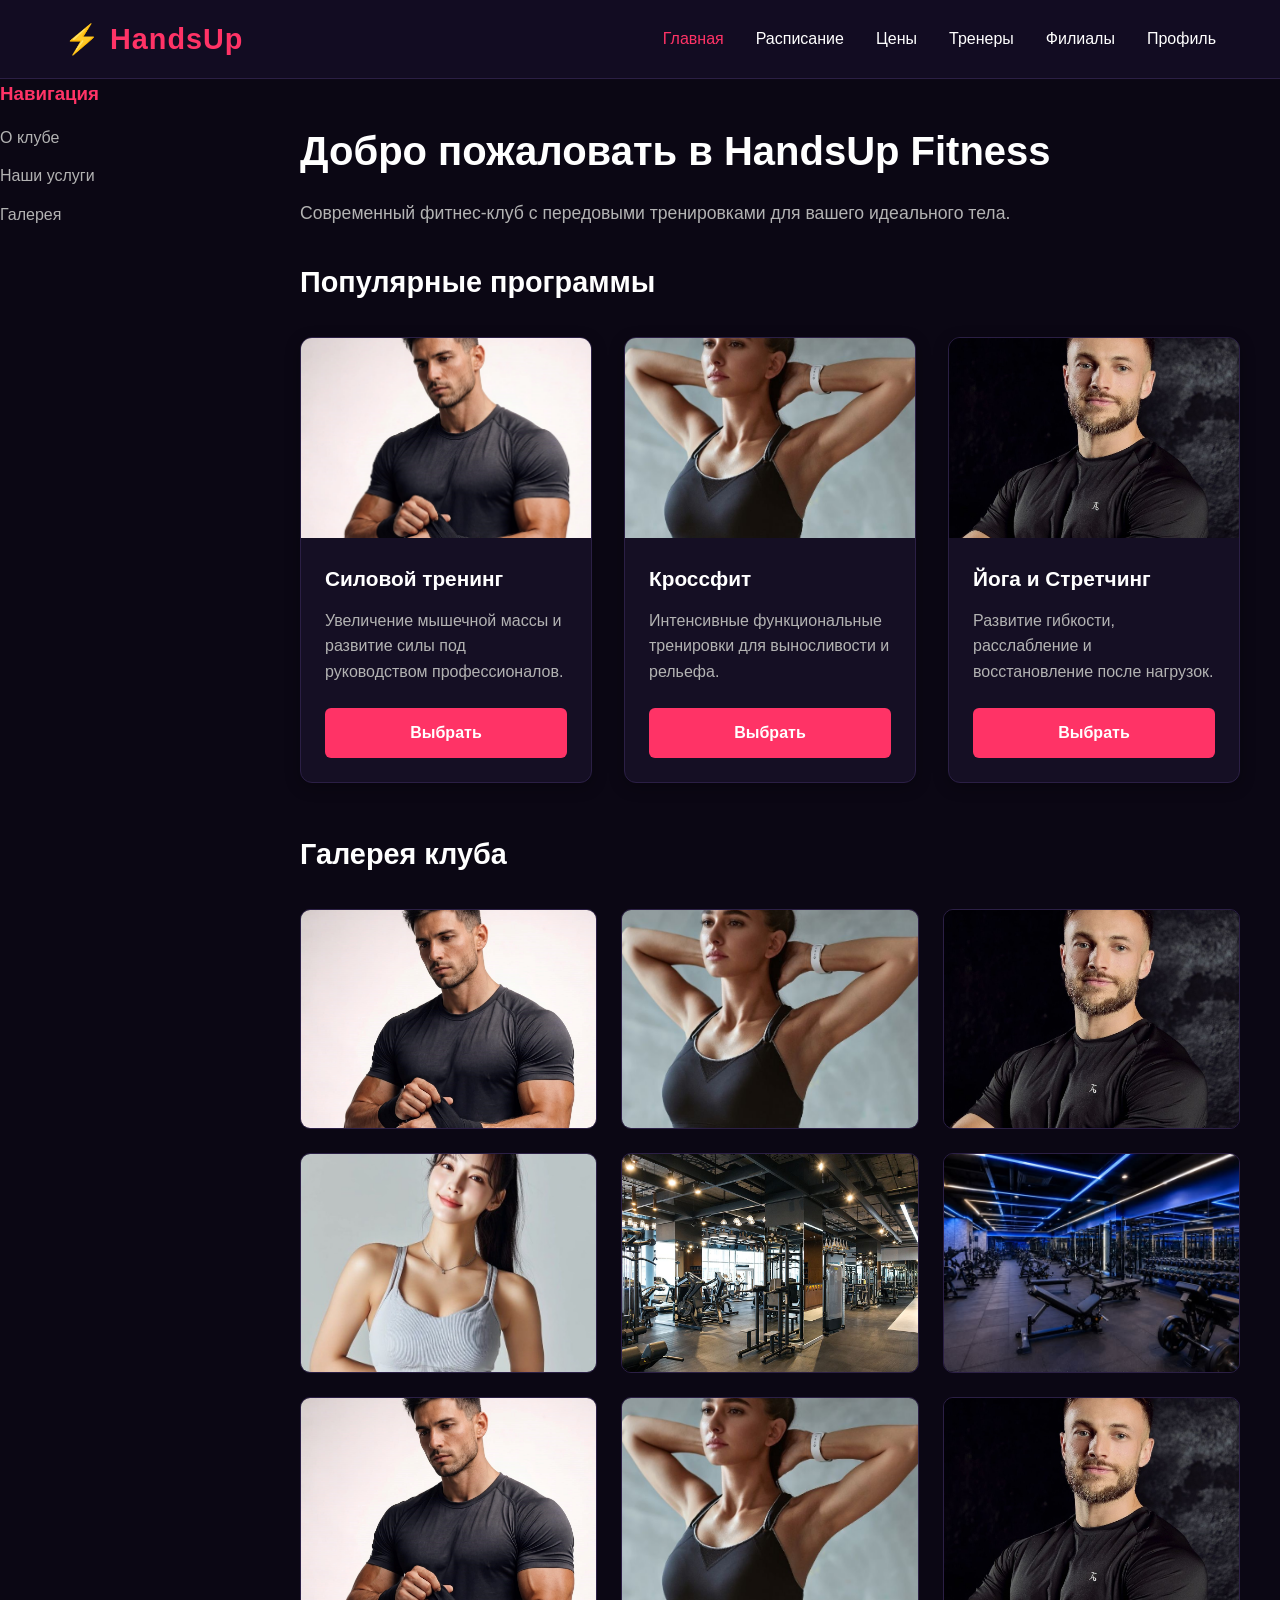
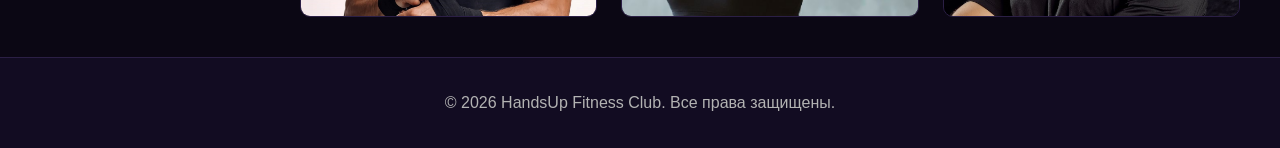
<file: index.html>
<!DOCTYPE html>
<html lang="ru">
<head>
    <meta charset="UTF-8">
    <meta name="viewport" content="width=device-width, initial-scale=1.0">
    <title>HandsUp Fitness Club - Главная</title>
    <link rel="stylesheet" href="webtech.css">
</head>
<body>

    <header>
        <div class="nav-container">
            <a href="index.html" class="logo">⚡ HandsUp</a>
            <ul class="nav-links">
                <li><a href="index.html" class="active">Главная</a></li>
                <li><a href="schedule.html">Расписание</a></li>
                <li><a href="pricing.html">Цены</a></li>
                <li><a href="trainers.html">Тренеры</a></li>
                <li><a href="branches.html">Филиалы</a></li>
                <li><a href="profile.html">Профиль</a></li>
            </ul>
        </div>
    </header>

    <div class="page-grid">
        
        <aside>
            <h3 style="margin-bottom: 1rem; color: var(--primary-color);">Навигация</h3>
            <ul style="list-style: none; display: flex; flex-direction: column; gap: 0.8rem;">
                <li><a href="#about" style="color: var(--text-muted); text-decoration: none;">О клубе</a></li>
                <li><a href="#cards" style="color: var(--text-muted); text-decoration: none;">Наши услуги</a></li>
                <li><a href="#gallery" style="color: var(--text-muted); text-decoration: none;">Галерея</a></li>
            </ul>
        </aside>

        <main>
            <section id="about">
                <h1 style="font-size: 2.5rem; margin-bottom: 1rem;">Добро пожаловать в HandsUp Fitness</h1>
                <p style="color: var(--text-muted); font-size: 1.1rem;">Современный фитнес-клуб с передовыми тренировками для вашего идеального тела.</p>
            </section>

            <section id="cards">
                <h2 style="margin-top: 2rem; font-size: 1.8rem;">Популярные программы</h2>
                <div class="cards-container">
                    <div class="card">
                        <img src="тренер 1.jpg" alt="Тренировка">
                        <div class="card-content">
                            <h3>Силовой тренинг</h3>
                            <p>Увеличение мышечной массы и развитие силы под руководством профессионалов.</p>
                            <a href="pricing.html" class="btn">Выбрать</a>
                        </div>
                    </div>
                    <div class="card">
                        <img src="тренер 2.jpg" alt="Тренировка">
                        <div class="card-content">
                            <h3>Кроссфит</h3>
                            <p>Интенсивные функциональные тренировки для выносливости и рельефа.</p>
                            <a href="pricing.html" class="btn">Выбрать</a>
                        </div>
                    </div>
                    <div class="card">
                        <img src="тренер 3.jpg" alt="Тренировка">
                        <div class="card-content">
                            <h3>Йога и Стретчинг</h3>
                            <p>Развитие гибкости, расслабление и восстановление после нагрузок.</p>
                            <a href="pricing.html" class="btn">Выбрать</a>
                        </div>
                    </div>
                </div>
            </section>

            <section id="gallery">
                <h2 style="margin-top: 3rem; font-size: 1.8rem;">Галерея клуба</h2>
                <div class="gallery-container">
                    <div class="gallery-item">
                        <img src="тренер 1.jpg" alt="Фото 1">
                        <div class="gallery-overlay"><h4>Зона кроссфита</h4></div>
                    </div>
                    <div class="gallery-item">
                        <img src="тренер 2.jpg" alt="Фото 2">
                        <div class="gallery-overlay"><h4>Тренажерный зал</h4></div>
                    </div>
                    <div class="gallery-item">
                        <img src="тренер 3.jpg" alt="Фото 3">
                        <div class="gallery-overlay"><h4>Кардиозона</h4></div>
                    </div>
                    <div class="gallery-item">
                        <img src="тренер 4.jpg" alt="Фото 4">
                        <div class="gallery-overlay"><h4>Зал единоборств</h4></div>
                    </div>
                    <div class="gallery-item">
                        <img src="биг.jpg" alt="Фото 5">
                        <div class="gallery-overlay"><h4>Бассейн</h4></div>
                    </div>
                    <div class="gallery-item">
                        <img src="обыч.jpg" alt="Фото 6">
                        <div class="gallery-overlay"><h4>Зона отдыха</h4></div>
                    </div>
                    <div class="gallery-item">
                        <img src="тренер 1.jpg" alt="Фото 7">
                        <div class="gallery-overlay"><h4>Групповые занятия</h4></div>
                    </div>
                    <div class="gallery-item">
                        <img src="тренер 2.jpg" alt="Фото 8">
                        <div class="gallery-overlay"><h4>Фитнес-бар</h4></div>
                    </div>
                    <div class="gallery-item">
                        <img src="тренер 3.jpg" alt="Фото 9">
                        <div class="gallery-overlay"><h4>Профессиональные тренеры</h4></div>
                    </div>
                </div>
            </section>
        </main>

        <footer>
            <p>&copy; 2026 HandsUp Fitness Club. Все права защищены.</p>
        </footer>

    </div>

</body>
</html>
</file>
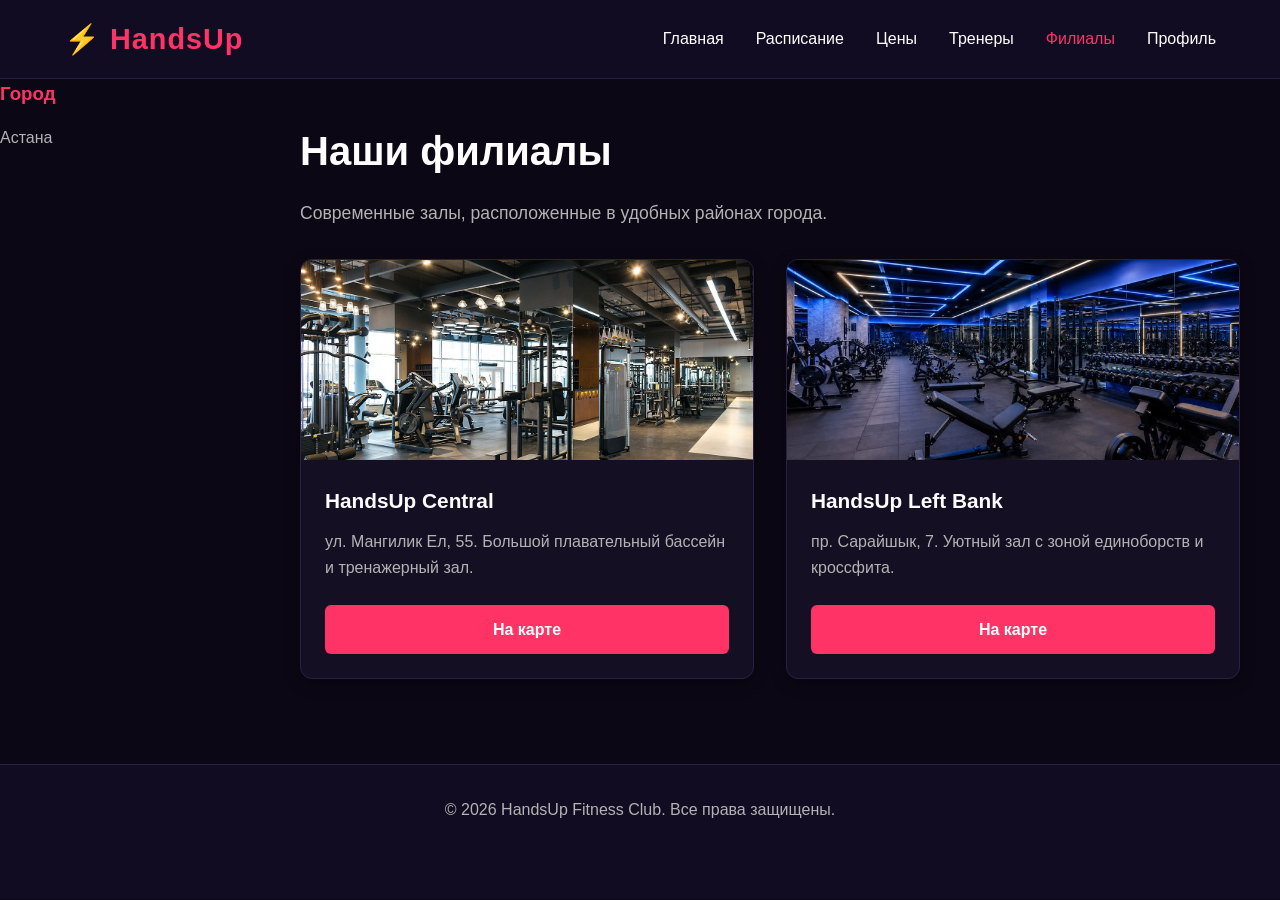
<file: branches.html>
<!DOCTYPE html>
<html lang="ru">
<head>
    <meta charset="UTF-8">
    <meta name="viewport" content="width=device-width, initial-scale=1.0">
    <title>HandsUp Fitness Club - Филиалы</title>
    <link rel="stylesheet" href="webtech.css">
</head>
<body>

    <header>
        <div class="nav-container">
            <a href="index.html" class="logo">⚡ HandsUp</a>
            <ul class="nav-links">
                <li><a href="index.html">Главная</a></li>
                <li><a href="schedule.html">Расписание</a></li>
                <li><a href="pricing.html">Цены</a></li>
                <li><a href="trainers.html">Тренеры</a></li>
                <li><a href="branches.html" class="active">Филиалы</a></li>
                <li><a href="profile.html">Профиль</a></li>
            </ul>
        </div>
    </header>

    <div class="page-grid">
        <aside>
            <h3 style="margin-bottom: 1rem; color: var(--primary-color);">Город</h3>
            <ul style="list-style: none; display: flex; flex-direction: column; gap: 0.8rem;">
                <li><a href="#" style="color: var(--text-muted); text-decoration: none;">Астана</a></li>
            </ul>
        </aside>

        <main>
            <section>
                <h1 style="font-size: 2.5rem; margin-bottom: 1rem;">Наши филиалы</h1>
                <p style="color: var(--text-muted); font-size: 1.1rem; margin-bottom: 2rem;">Современные залы, расположенные в удобных районах города.</p>
                
                <div class="cards-container">
                    <div class="card">
                        <img src="биг.jpg" alt="Филиал">
                        <div class="card-content">
                            <h3>HandsUp Central</h3>
                            <p>ул. Мангилик Ел, 55. Большой плавательный бассейн и тренажерный зал.</p>
                            <a href="#" class="btn">На карте</a>
                        </div>
                    </div>
                    <div class="card">
                        <img src="обыч.jpg" alt="Филиал">
                        <div class="card-content">
                            <h3>HandsUp Left Bank</h3>
                            <p>пр. Сарайшык, 7. Уютный зал с зоной единоборств и кроссфита.</p>
                            <a href="#" class="btn">На карте</a>
                        </div>
                    </div>
                </div>
            </section>
        </main>

        <footer>
            <p>&copy; 2026 HandsUp Fitness Club. Все права защищены.</p>
        </footer>
    </div>

</body>
</html>
</file>
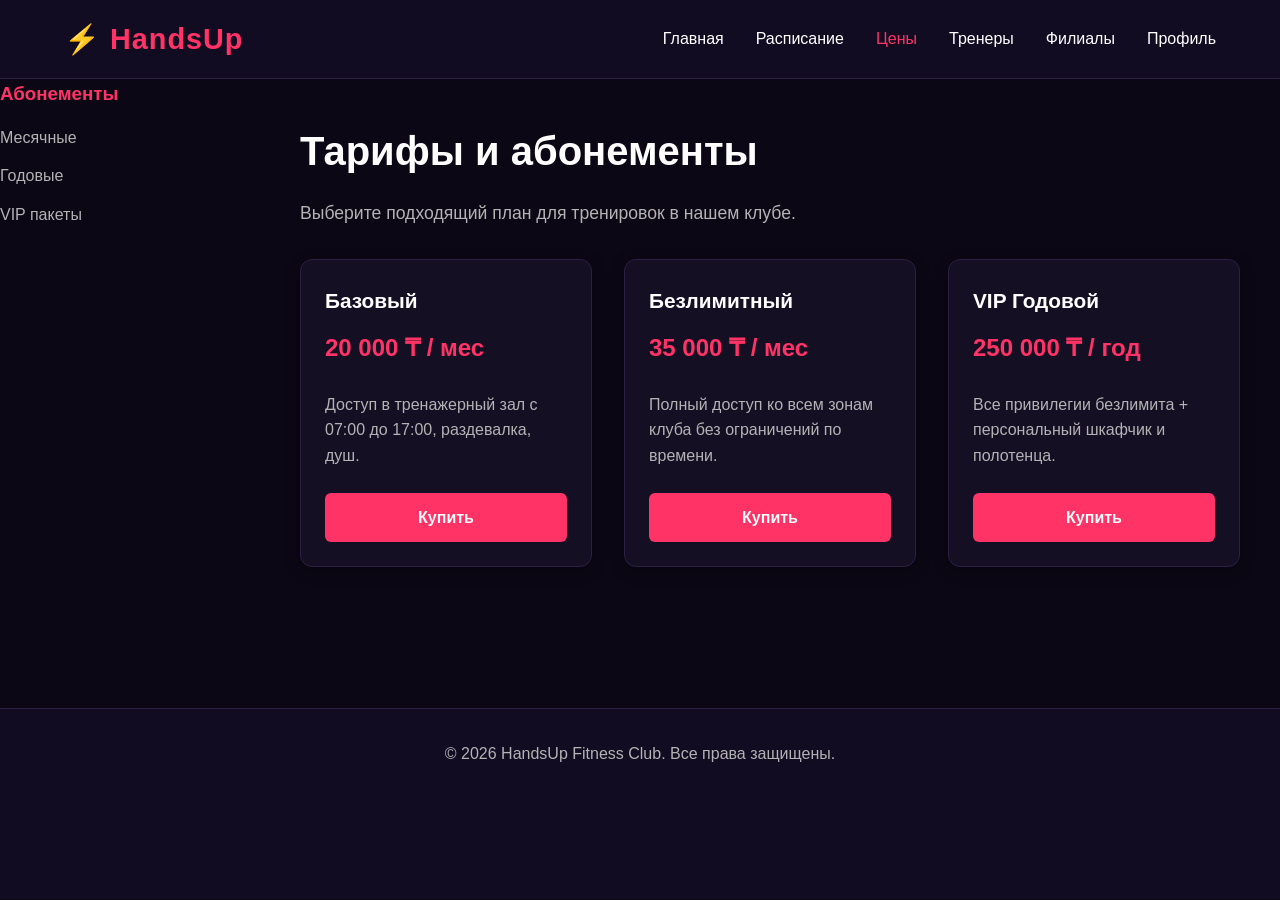
<file: pricing.html>
<!DOCTYPE html>
<html lang="ru">
<head>
    <meta charset="UTF-8">
    <meta name="viewport" content="width=device-width, initial-scale=1.0">
    <title>HandsUp Fitness Club - Цены</title>
    <link rel="stylesheet" href="webtech.css">
</head>
<body>

    <header>
        <div class="nav-container">
            <a href="index.html" class="logo">⚡ HandsUp</a>
            <ul class="nav-links">
                <li><a href="index.html">Главная</a></li>
                <li><a href="schedule.html">Расписание</a></li>
                <li><a href="pricing.html" class="active">Цены</a></li>
                <li><a href="trainers.html">Тренеры</a></li>
                <li><a href="branches.html">Филиалы</a></li>
                <li><a href="profile.html">Профиль</a></li>
            </ul>
        </div>
    </header>

    <div class="page-grid">
        <aside>
            <h3 style="margin-bottom: 1rem; color: var(--primary-color);">Абонементы</h3>
            <ul style="list-style: none; display: flex; flex-direction: column; gap: 0.8rem;">
                <li><a href="#" style="color: var(--text-muted); text-decoration: none;">Месячные</a></li>
                <li><a href="#" style="color: var(--text-muted); text-decoration: none;">Годовые</a></li>
                <li><a href="#" style="color: var(--text-muted); text-decoration: none;">VIP пакеты</a></li>
            </ul>
        </aside>

        <main>
            <section>
                <h1 style="font-size: 2.5rem; margin-bottom: 1rem;">Тарифы и абонементы</h1>
                <p style="color: var(--text-muted); font-size: 1.1rem; margin-bottom: 2rem;">Выберите подходящий план для тренировок в нашем клубе.</p>
                
                <div class="cards-container">
                    <div class="card">
                        <div class="card-content">
                            <h3>Базовый</h3>
                            <p style="font-size: 1.5rem; color: var(--primary-color); font-weight: bold;">20 000 ₸ / мес</p>
                            <p>Доступ в тренажерный зал с 07:00 до 17:00, раздевалка, душ.</p>
                            <a href="#" class="btn">Купить</a>
                        </div>
                    </div>
                    <div class="card">
                        <div class="card-content">
                            <h3>Безлимитный</h3>
                            <p style="font-size: 1.5rem; color: var(--primary-color); font-weight: bold;">35 000 ₸ / мес</p>
                            <p>Полный доступ ко всем зонам клуба без ограничений по времени.</p>
                            <a href="#" class="btn">Купить</a>
                        </div>
                    </div>
                    <div class="card">
                        <div class="card-content">
                            <h3>VIP Годовой</h3>
                            <p style="font-size: 1.5rem; color: var(--primary-color); font-weight: bold;">250 000 ₸ / год</p>
                            <p>Все привилегии безлимита + персональный шкафчик и полотенца.</p>
                            <a href="#" class="btn">Купить</a>
                        </div>
                    </div>
                </div>
            </section>
        </main>

        <footer>
            <p>&copy; 2026 HandsUp Fitness Club. Все права защищены.</p>
        </footer>
    </div>

</body>
</html>
</file>
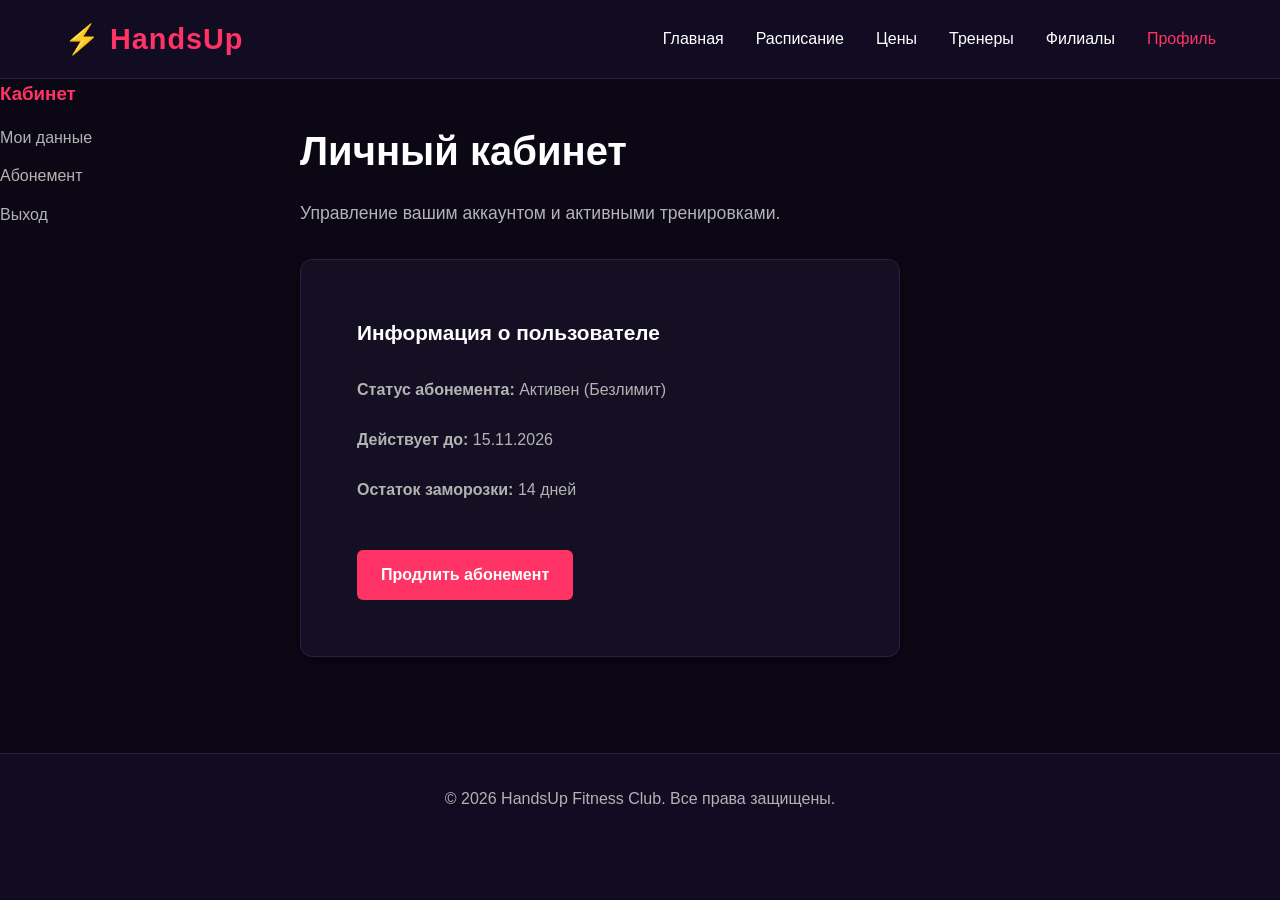
<file: profile.html>
<!DOCTYPE html>
<html lang="ru">
<head>
    <meta charset="UTF-8">
    <meta name="viewport" content="width=device-width, initial-scale=1.0">
    <title>HandsUp Fitness Club - Профиль</title>
    <link rel="stylesheet" href="webtech.css">
</head>
<body>

    <header>
        <div class="nav-container">
            <a href="index.html" class="logo">⚡ HandsUp</a>
            <ul class="nav-links">
                <li><a href="index.html">Главная</a></li>
                <li><a href="schedule.html">Расписание</a></li>
                <li><a href="pricing.html">Цены</a></li>
                <li><a href="trainers.html">Тренеры</a></li>
                <li><a href="branches.html">Филиалы</a></li>
                <li><a href="profile.html" class="active">Профиль</a></li>
            </ul>
        </div>
    </header>

    <div class="page-grid">
        <aside>
            <h3 style="margin-bottom: 1rem; color: var(--primary-color);">Кабинет</h3>
            <ul style="list-style: none; display: flex; flex-direction: column; gap: 0.8rem;">
                <li><a href="#" style="color: var(--text-muted); text-decoration: none;">Мои данные</a></li>
                <li><a href="#" style="color: var(--text-muted); text-decoration: none;">Абонемент</a></li>
                <li><a href="#" style="color: var(--text-muted); text-decoration: none;">Выход</a></li>
            </ul>
        </aside>

        <main>
            <section>
                <h1 style="font-size: 2.5rem; margin-bottom: 1rem;">Личный кабинет</h1>
                <p style="color: var(--text-muted); font-size: 1.1rem; margin-bottom: 2rem;">Управление вашим аккаунтом и активными тренировками.</p>
                
                <div class="card" style="max-width: 600px; padding: 2rem;">
                    <div class="card-content">
                        <h3>Информация о пользователе</h3>
                        <p style="margin-top: 1rem;"><strong>Статус абонемента:</strong> Активен (Безлимит)</p>
                        <p><strong>Действует до:</strong> 15.11.2026</p>
                        <p><strong>Остаток заморозки:</strong> 14 дней</p>
                        <div style="margin-top: 1.5rem;">
                            <a href="#" class="btn">Продлить абонемент</a>
                        </div>
                    </div>
                </div>
            </section>
        </main>

        <footer>
            <p>&copy; 2026 HandsUp Fitness Club. Все права защищены.</p>
        </footer>
    </div>

</body>
</html>
</file>
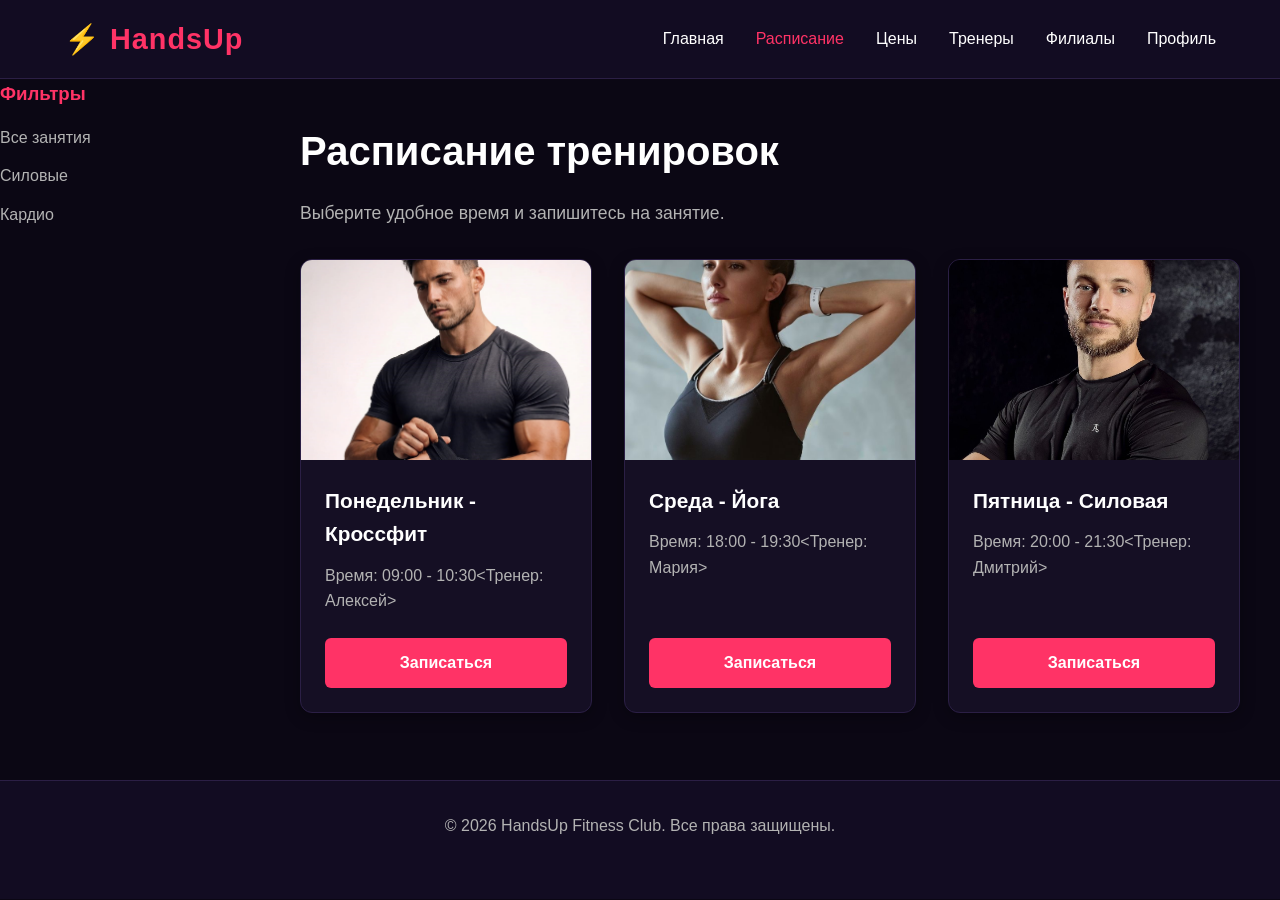
<file: schedule.html>
<!DOCTYPE html>
<html lang="ru">
<head>
    <meta charset="UTF-8">
    <meta name="viewport" content="width=device-width, initial-scale=1.0">
    <title>HandsUp Fitness Club - Расписание</title>
    <link rel="stylesheet" href="webtech.css">
</head>
<body>

    <header>
        <div class="nav-container">
            <a href="index.html" class="logo">⚡ HandsUp</a>
            <ul class="nav-links">
                <li><a href="index.html">Главная</a></li>
                <li><a href="schedule.html" class="active">Расписание</a></li>
                <li><a href="pricing.html">Цены</a></li>
                <li><a href="trainers.html">Тренеры</a></li>
                <li><a href="branches.html">Филиалы</a></li>
                <li><a href="profile.html">Профиль</a></li>
            </ul>
        </div>
    </header>

    <div class="page-grid">
        <aside>
            <h3 style="margin-bottom: 1rem; color: var(--primary-color);">Фильтры</h3>
            <ul style="list-style: none; display: flex; flex-direction: column; gap: 0.8rem;">
                <li><a href="#" style="color: var(--text-muted); text-decoration: none;">Все занятия</a></li>
                <li><a href="#" style="color: var(--text-muted); text-decoration: none;">Силовые</a></li>
                <li><a href="#" style="color: var(--text-muted); text-decoration: none;">Кардио</a></li>
            </ul>
        </aside>

        <main>
            <section>
                <h1 style="font-size: 2.5rem; margin-bottom: 1rem;">Расписание тренировок</h1>
                <p style="color: var(--text-muted); font-size: 1.1rem; margin-bottom: 2rem;">Выберите удобное время и запишитесь на занятие.</p>
                
                <div class="cards-container">
                    <div class="card">
                        <img src="тренер 1.jpg" alt="Тренировка">
                        <div class="card-content">
                            <h3>Понедельник - Кроссфит</h3>
                            <p>Время: 09:00 - 10:30<Тренер: Алексей></p>
                            <a href="#" class="btn">Записаться</a>
                        </div>
                    </div>
                    <div class="card">
                        <img src="тренер 2.jpg" alt="Тренировка">
                        <div class="card-content">
                            <h3>Среда - Йога</h3>
                            <p>Время: 18:00 - 19:30<Тренер: Мария></p>
                            <a href="#" class="btn">Записаться</a>
                        </div>
                    </div>
                    <div class="card">
                        <img src="тренер 3.jpg" alt="Тренировка">
                        <div class="card-content">
                            <h3>Пятница - Силовая</h3>
                            <p>Время: 20:00 - 21:30<Тренер: Дмитрий></p>
                            <a href="#" class="btn">Записаться</a>
                        </div>
                    </div>
                </div>
            </section>
        </main>

        <footer>
            <p>&copy; 2026 HandsUp Fitness Club. Все права защищены.</p>
        </footer>
    </div>

</body>
</html>
</file>
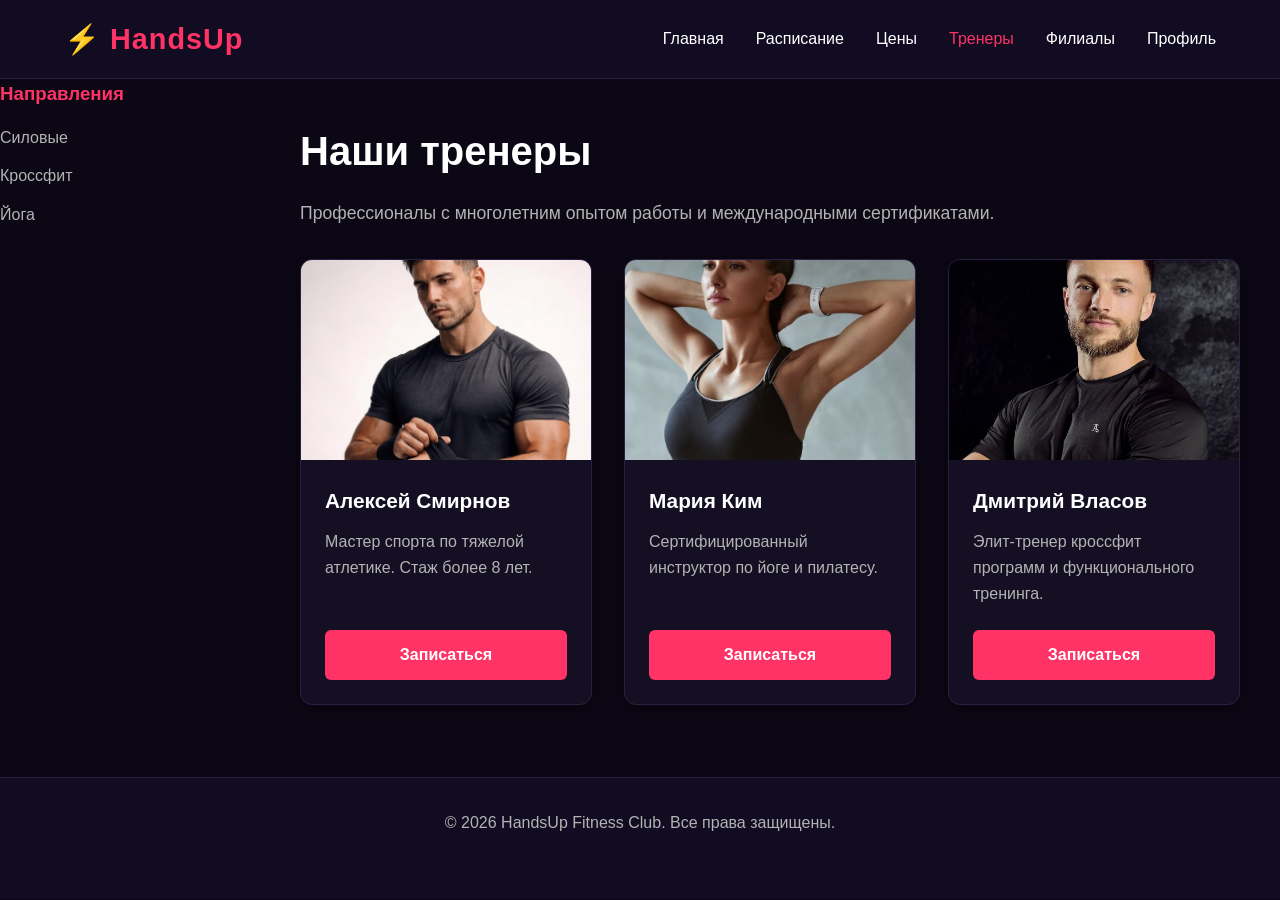
<file: trainers.html>
<!DOCTYPE html>
<html lang="ru">
<head>
    <meta charset="UTF-8">
    <meta name="viewport" content="width=device-width, initial-scale=1.0">
    <title>HandsUp Fitness Club - Тренеры</title>
    <link rel="stylesheet" href="webtech.css">
</head>
<body>

    <header>
        <div class="nav-container">
            <a href="index.html" class="logo">⚡ HandsUp</a>
            <ul class="nav-links">
                <li><a href="index.html">Главная</a></li>
                <li><a href="schedule.html">Расписание</a></li>
                <li><a href="pricing.html">Цены</a></li>
                <li><a href="trainers.html" class="active">Тренеры</a></li>
                <li><a href="branches.html">Филиалы</a></li>
                <li><a href="profile.html">Профиль</a></li>
            </ul>
        </div>
    </header>

    <div class="page-grid">
        <aside>
            <h3 style="margin-bottom: 1rem; color: var(--primary-color);">Направления</h3>
            <ul style="list-style: none; display: flex; flex-direction: column; gap: 0.8rem;">
                <li><a href="#" style="color: var(--text-muted); text-decoration: none;">Силовые</a></li>
                <li><a href="#" style="color: var(--text-muted); text-decoration: none;">Кроссфит</a></li>
                <li><a href="#" style="color: var(--text-muted); text-decoration: none;">Йога</a></li>
            </ul>
        </aside>

        <main>
            <section>
                <h1 style="font-size: 2.5rem; margin-bottom: 1rem;">Наши тренеры</h1>
                <p style="color: var(--text-muted); font-size: 1.1rem; margin-bottom: 2rem;">Профессионалы с многолетним опытом работы и международными сертификатами.</p>
                
                <div class="cards-container">
                    <div class="card">
                        <img src="тренер 1.jpg" alt="Тренер">
                        <div class="card-content">
                            <h3>Алексей Смирнов</h3>
                            <p>Мастер спорта по тяжелой атлетике. Стаж более 8 лет.</p>
                            <a href="#" class="btn">Записаться</a>
                        </div>
                    </div>
                    <div class="card">
                        <img src="тренер 2.jpg" alt="Тренер">
                        <div class="card-content">
                            <h3>Мария Ким</h3>
                            <p>Сертифицированный инструктор по йоге и пилатесу.</p>
                            <a href="#" class="btn">Записаться</a>
                        </div>
                    </div>
                    <div class="card">
                        <img src="тренер 3.jpg" alt="Тренер">
                        <div class="card-content">
                            <h3>Дмитрий Власов</h3>
                            <p>Элит-тренер кроссфит программ и функционального тренинга.</p>
                            <a href="#" class="btn">Записаться</a>
                        </div>
                    </div>
                </div>
            </section>
        </main>

        <footer>
            <p>&copy; 2026 HandsUp Fitness Club. Все права защищены.</p>
        </footer>
    </div>

</body>
</html>
</file>
<file: webtech.css>
:root {
    --primary-color: #ff3366;
    --primary-dark: #d92654;
    --bg-color: #0b0714;
    --card-bg: #150f24;
    --text-color: #ffffff;
    --text-muted: #b3b3b3;
    --border-color: #2b1f45;
    --transition: all 0.3s ease;
}

* {
    margin: 0;
    padding: 0;
    box-sizing: border-box;
}

body {
    font-family: 'Segoe UI', Tahoma, Geneva, Verdana, sans-serif;
    background-color: var(--bg-color);
    color: var(--text-color);
    line-height: 1.6;
}

header {
    background-color: #120c22;
    border-bottom: 1px solid var(--border-color);
    position: sticky;
    top: 0;
    z-index: 1000;
    padding: 1rem 5%;
}

.nav-container {
    display: flex;
    justify-content: space-between;
    align-items: center;
    max-width: 1200px;
    margin: 0 auto;
}

.logo {
    font-size: 1.8rem;
    font-weight: 800;
    color: var(--primary-color);
    text-decoration: none;
    letter-spacing: 1px;
}

.nav-links {
    display: flex;
    list-style: none;
    gap: 2rem;
    align-items: center;
}

.nav-links a {
    color: var(--text-color);
    text-decoration: none;
    font-weight: 500;
    transition: var(--transition);
}

.nav-links a:hover,
.nav-links a.active {
    color: var(--primary-color);
}

.page-grid {
    display: grid;
    grid-template-areas: 
        "sidebar main"
        "footer footer";
    grid-template-columns: 260px 1fr;
    grid-template-rows: auto auto;
    min-height: calc(100vh - 80px);
    max-width: 1400px;
    margin: 0 auto;
}

sidebar, .sidebar {
    grid-area: sidebar;
    background-color: #120c22;
    padding: 2rem;
    border-right: 1px solid var(--border-color);
}

main, .main-content {
    grid-area: main;
    padding: 2.5rem;
}

footer, .footer {
    grid-area: footer;
    background-color: #120c22;
    text-align: center;
    padding: 2rem;
    border-top: 1px solid var(--border-color);
    color: var(--text-muted);
}

.cards-container {
    display: flex;
    flex-wrap: wrap;
    gap: 2rem;
    margin-top: 2rem;
    align-items: stretch;
}

.card {
    background-color: var(--card-bg);
    border-radius: 12px;
    overflow: hidden;
    flex: 1;
    min-width: 280px;
    display: flex;
    flex-direction: column;
    box-shadow: 0 4px 15px rgba(0, 0, 0, 0.3);
    border: 1px solid var(--border-color);
    transition: var(--transition);
}

.card:hover {
    transform: translateY(-8px);
    border-color: var(--primary-color);
}

.card img {
    width: 100%;
    height: 200px;
    object-fit: cover;
}

.card-content {
    padding: 1.5rem;
    display: flex;
    flex-direction: column;
    flex-grow: 1;
}

.card-content h3 {
    margin-bottom: 0.75rem;
    font-size: 1.3rem;
    color: var(--text-color);
}

.card-content p {
    color: var(--text-muted);
    margin-bottom: 1.5rem;
    flex-grow: 1;
}

.btn {
    display: inline-block;
    background-color: var(--primary-color);
    color: white;
    padding: 0.75rem 1.5rem;
    border-radius: 6px;
    text-decoration: none;
    font-weight: 600;
    text-align: center;
    transition: var(--transition);
    border: none;
    cursor: pointer;
}

.btn:hover {
    background-color: var(--primary-dark);
}

.gallery-container {
    display: grid;
    grid-template-columns: repeat(3, 1fr);
    grid-auto-rows: 220px;
    gap: 1.5rem;
    margin-top: 2rem;
}

.gallery-item {
    position: relative;
    border-radius: 10px;
    overflow: hidden;
    background-color: var(--card-bg);
    border: 1px solid var(--border-color);
}

.gallery-item img {
    width: 100%;
    height: 100%;
    object-fit: cover;
    transition: transform 0.5s ease;
}

.gallery-overlay {
    position: absolute;
    bottom: 0;
    left: 0;
    right: 0;
    background: linear-gradient(to top, rgba(11,7,20,0.95), transparent);
    padding: 1.5rem 1rem 1rem;
    transform: translateY(100%);
    transition: transform 0.3s ease;
}

.gallery-item:hover img {
    transform: scale(1.08);
}

.gallery-item:hover .gallery-overlay {
    transform: translateY(0);
}

.gallery-overlay h4 {
    color: white;
    font-size: 1rem;
}
</file>
